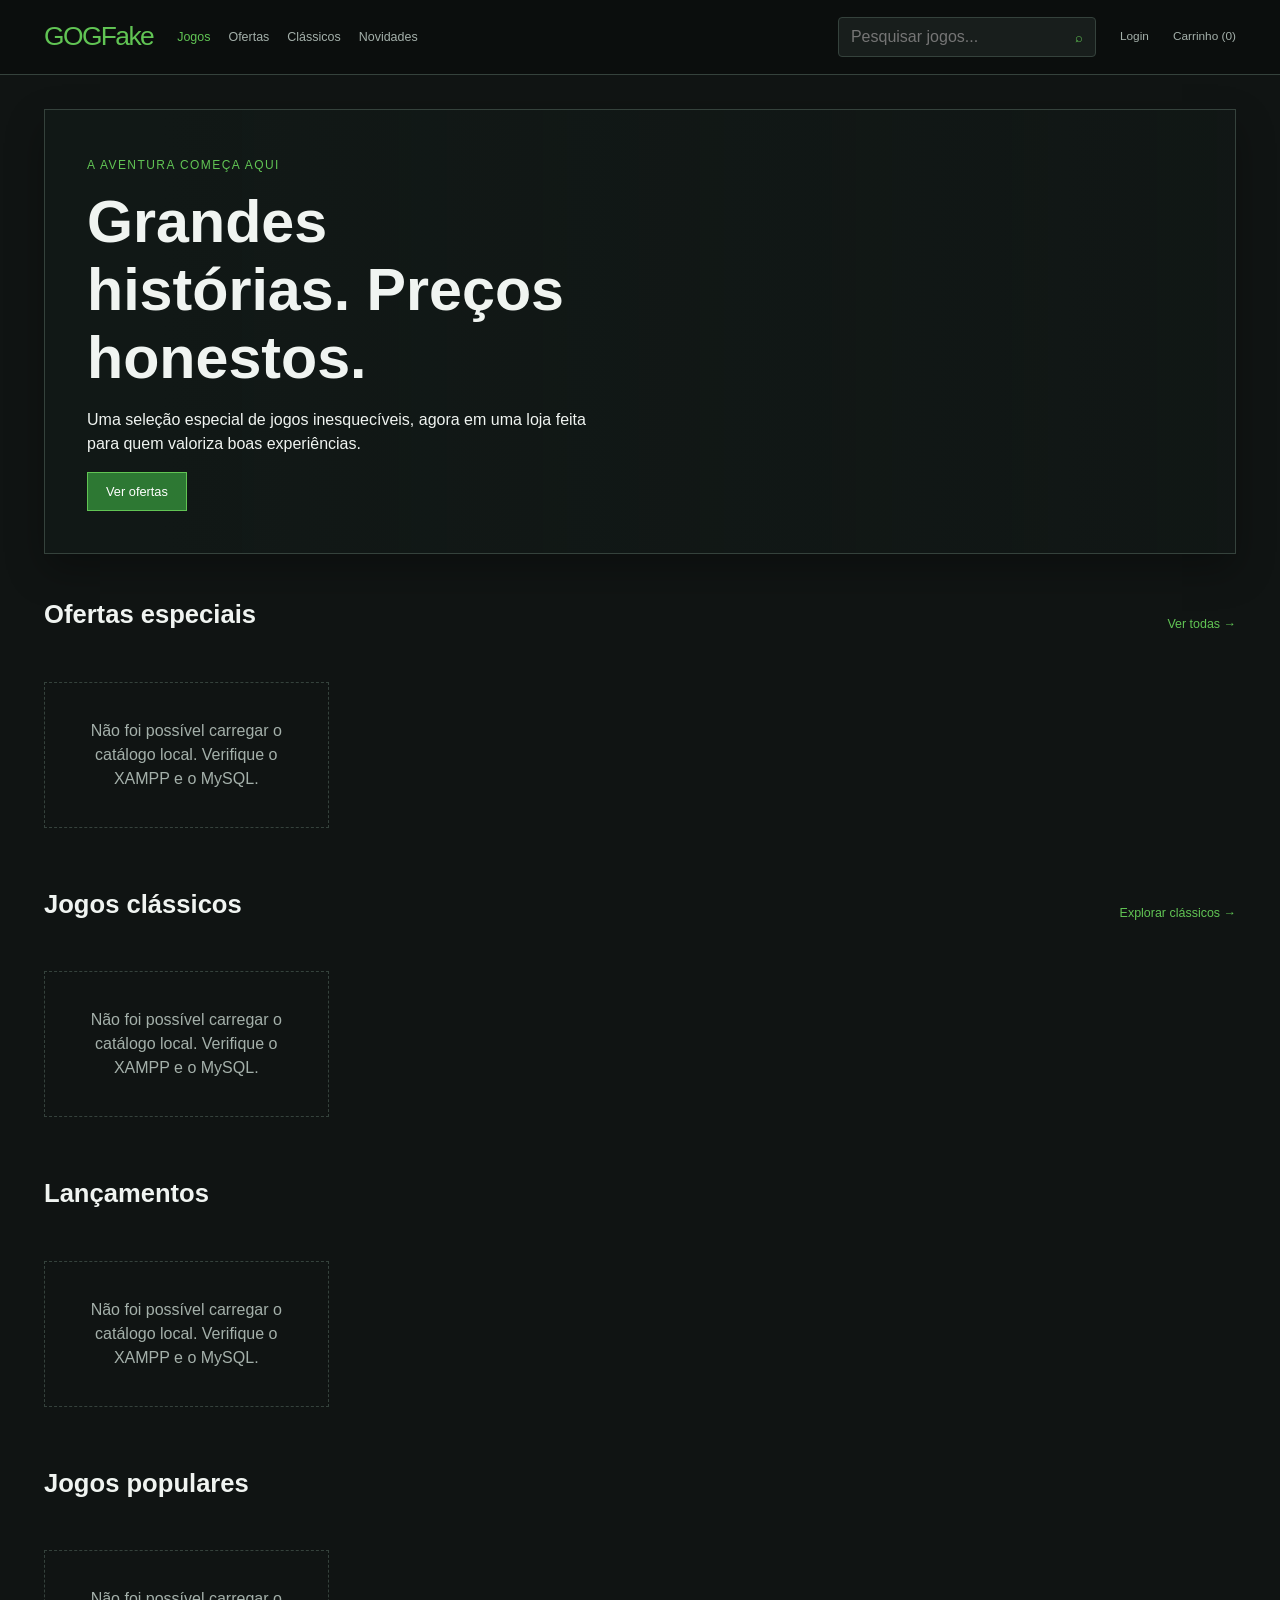
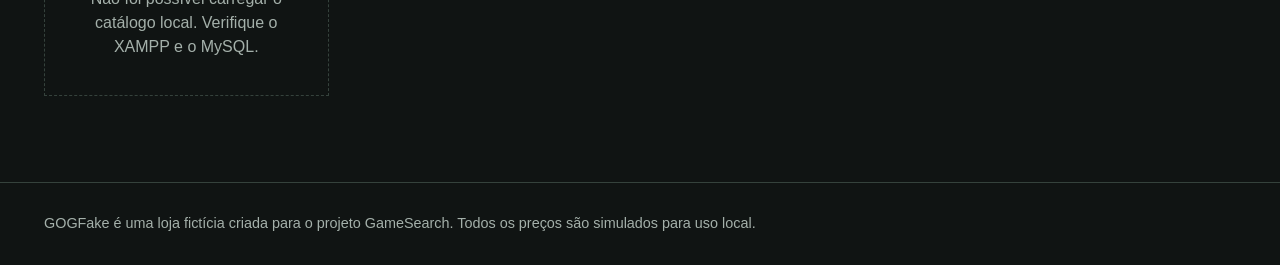
<file: simulados/gogfake/index.html>
<!doctype html>
<html lang="pt-BR">
<head>
  <meta charset="utf-8">
  <meta name="viewport" content="width=device-width, initial-scale=1">
  <title>GOGFake — Jogos digitais clássicos</title>
  <link rel="stylesheet" href="assets/css/gogfake.css">
</head>
<body>
<header class="gf-header"><div class="gf-shell gf-nav">
  <a class="gf-logo" href="index.html">GOGFake</a>
  <nav class="gf-menu" aria-label="Navegação principal"><a class="active" href="index.html">Jogos</a><a href="ofertas.html">Ofertas</a><a href="ofertas.html?ordem=nome">Clássicos</a><a href="ofertas.html?destaque=lancamento">Novidades</a></nav>
  <form class="gf-search" data-gf-search><input aria-label="Pesquisar jogos" placeholder="Pesquisar jogos..."><button aria-label="Pesquisar" type="submit">⌕</button></form>
  <a class="gf-login" href="../pages/login.html">Login</a><a class="gf-cart" href="#">Carrinho (0)</a>
</div></header>
<main class="gf-shell">
  <section class="gf-hero"><div class="gf-hero-copy"><span class="gf-kicker">A aventura começa aqui</span><h1>Grandes histórias. Preços honestos.</h1><p>Uma seleção especial de jogos inesquecíveis, agora em uma loja feita para quem valoriza boas experiências.</p><a class="gf-button" href="ofertas.html">Ver ofertas</a></div></section>
  <section class="gf-section"><div class="gf-section-head"><h2>Ofertas especiais</h2><a href="ofertas.html">Ver todas →</a></div><div id="gf-ofertas" class="gf-grid"></div></section>
  <section class="gf-section"><div class="gf-section-head"><h2>Jogos clássicos</h2><a href="ofertas.html?ordem=maior-desconto">Explorar clássicos →</a></div><div id="gf-classicos" class="gf-grid"></div></section>
  <section class="gf-section"><div class="gf-section-head"><h2>Lançamentos</h2></div><div id="gf-lancamentos" class="gf-grid"></div></section>
  <section class="gf-section"><div class="gf-section-head"><h2>Jogos populares</h2></div><div id="gf-populares" class="gf-grid"></div></section>
</main>
<footer class="gf-footer"><div class="gf-shell">GOGFake é uma loja fictícia criada para o projeto GameSearch. Todos os preços são simulados para uso local.</div></footer>
<script src="assets/js/gogfake.js"></script><script>
carregarJogos({ordem:'maior-desconto',limite:4}, '#gf-ofertas');
carregarJogos({busca:'',ordem:'nome',limite:4}, '#gf-classicos');
carregarJogos({ordem:'nome',limite:4}, '#gf-lancamentos');
carregarJogos({ordem:'preco',limite:4}, '#gf-populares');
</script>

</body></html>
</file>
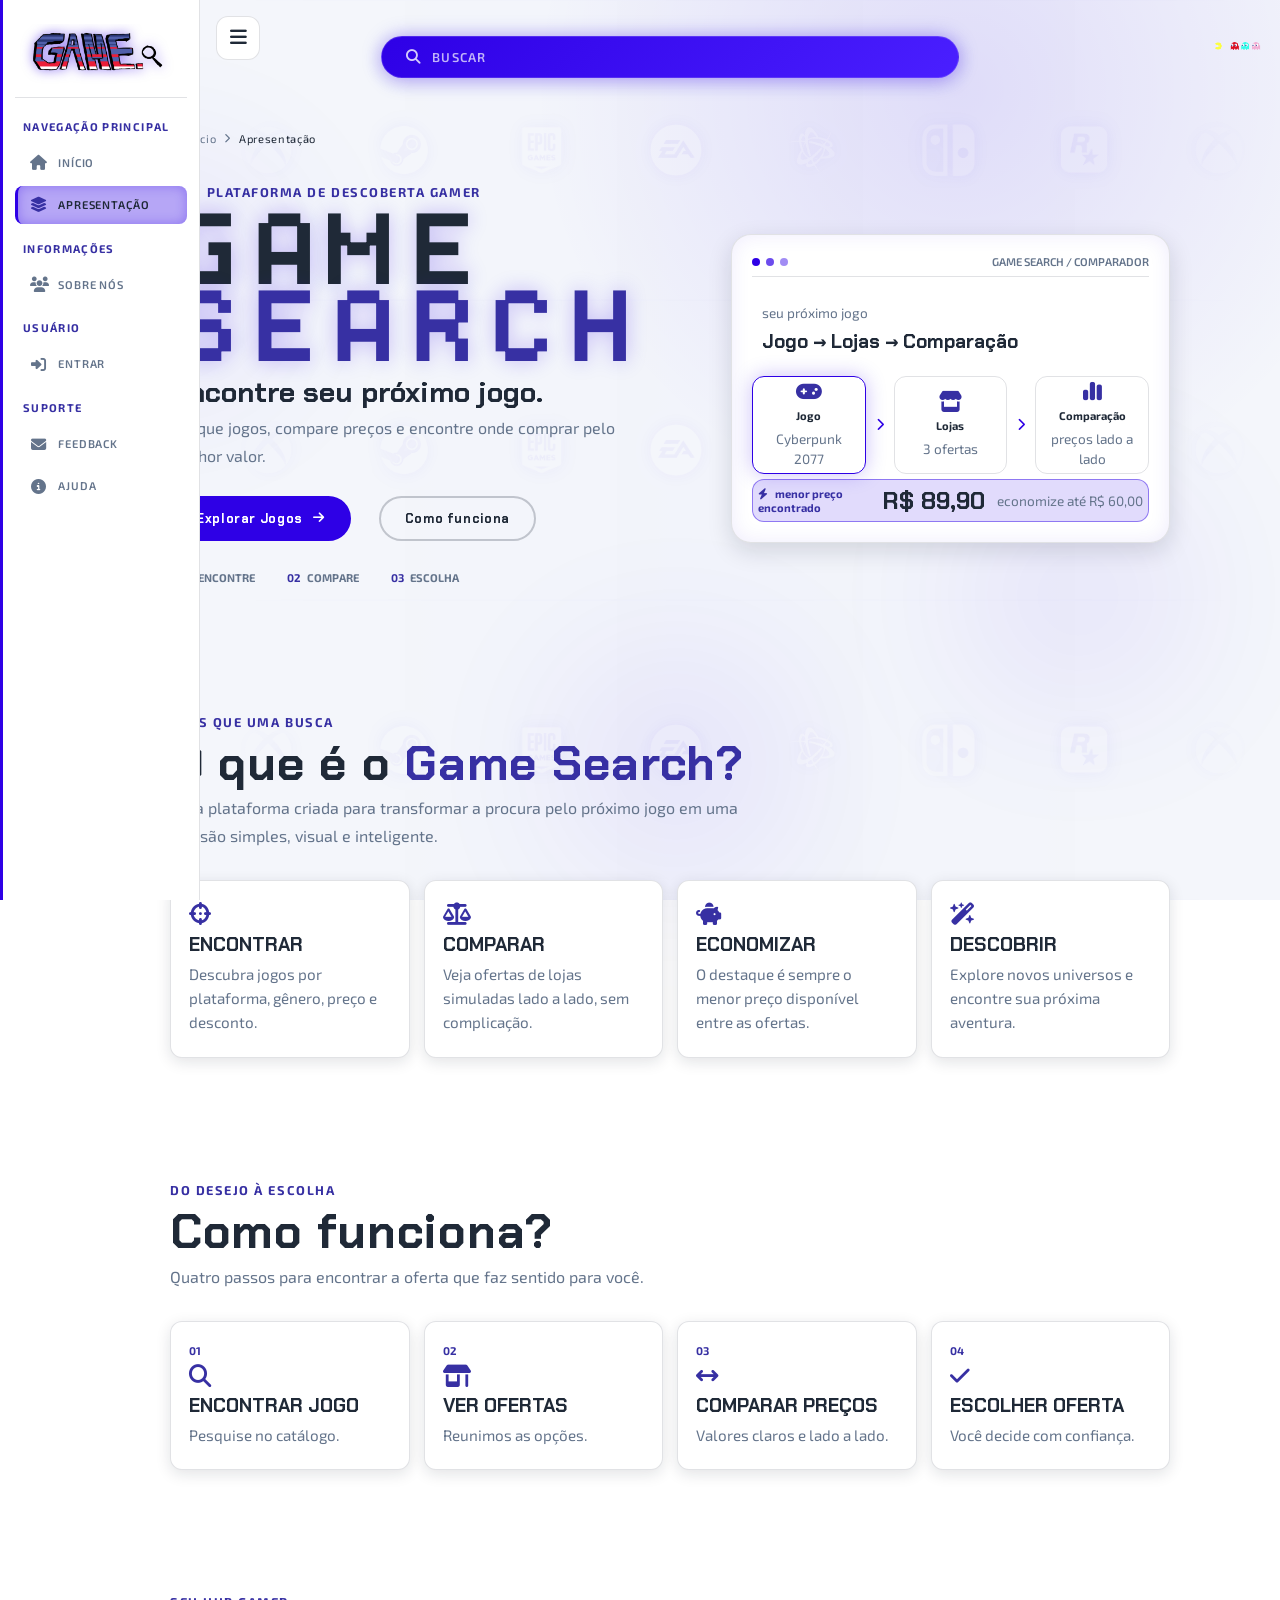
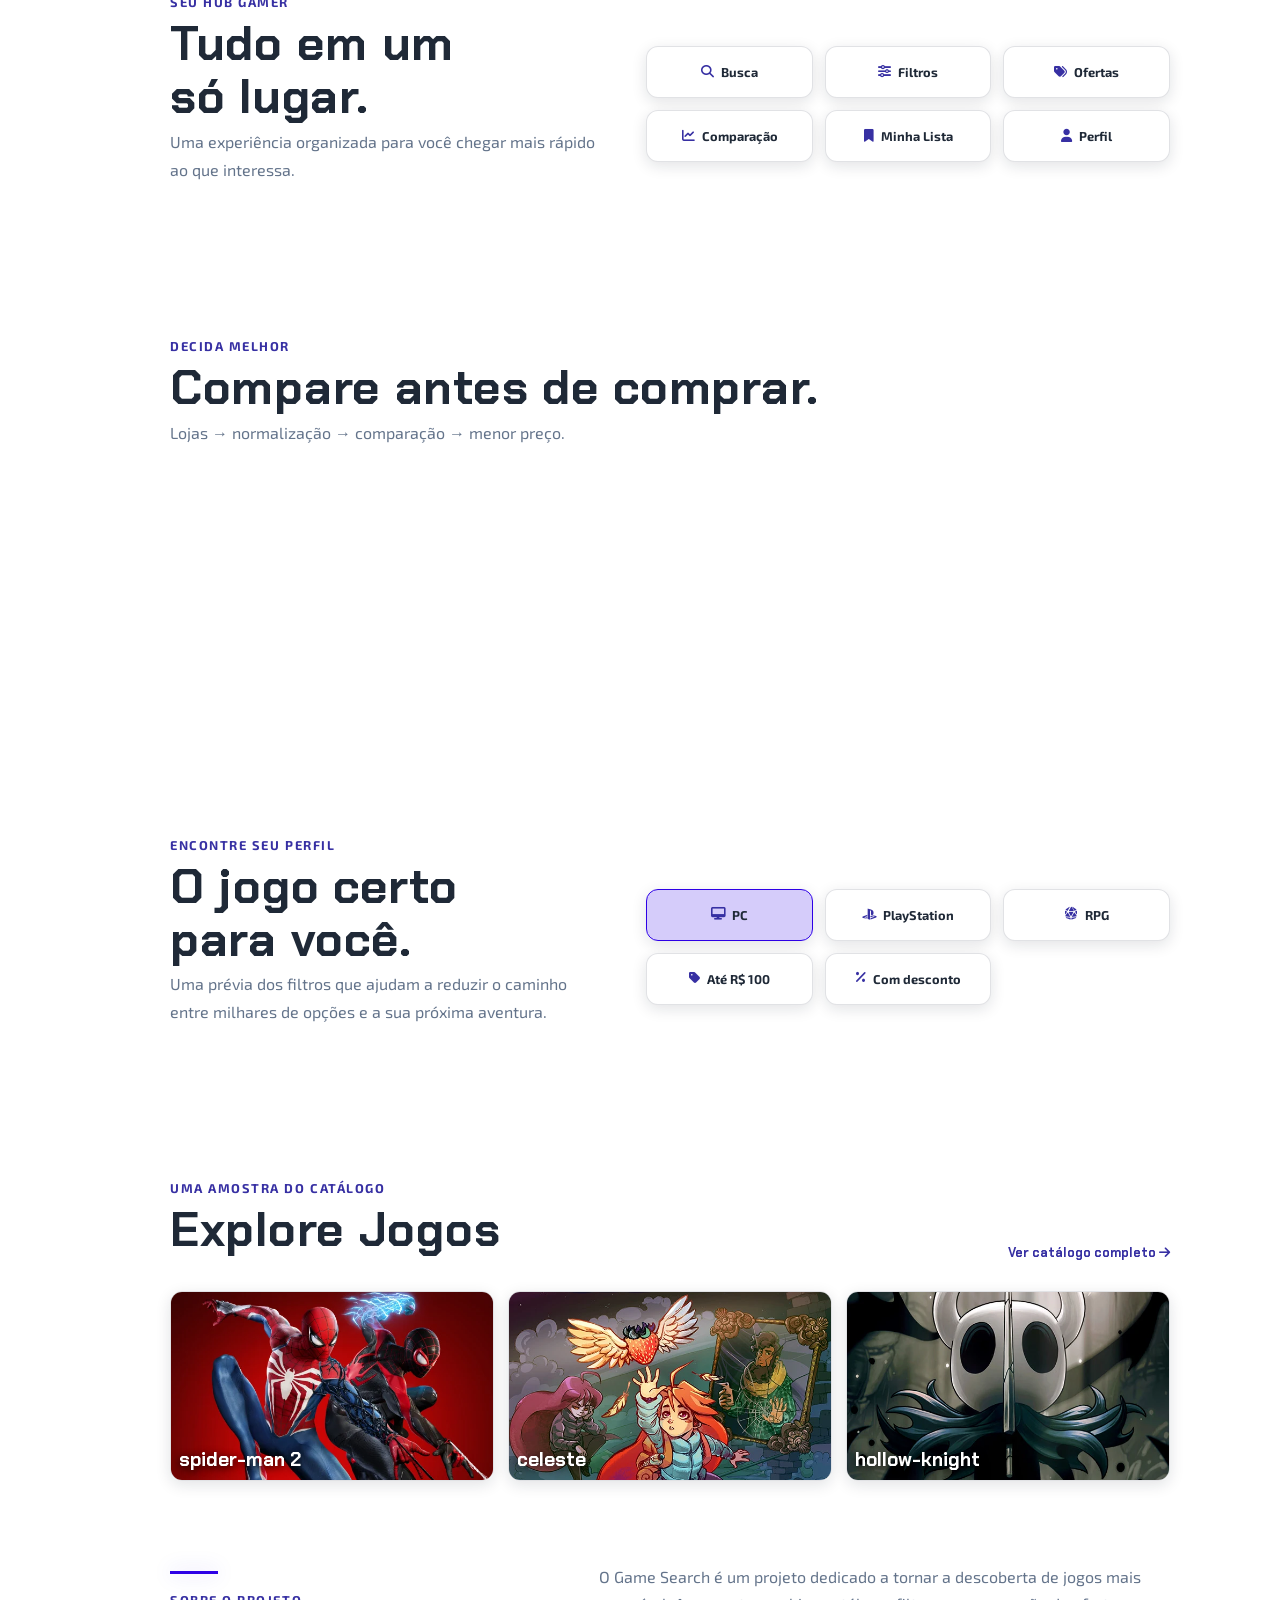
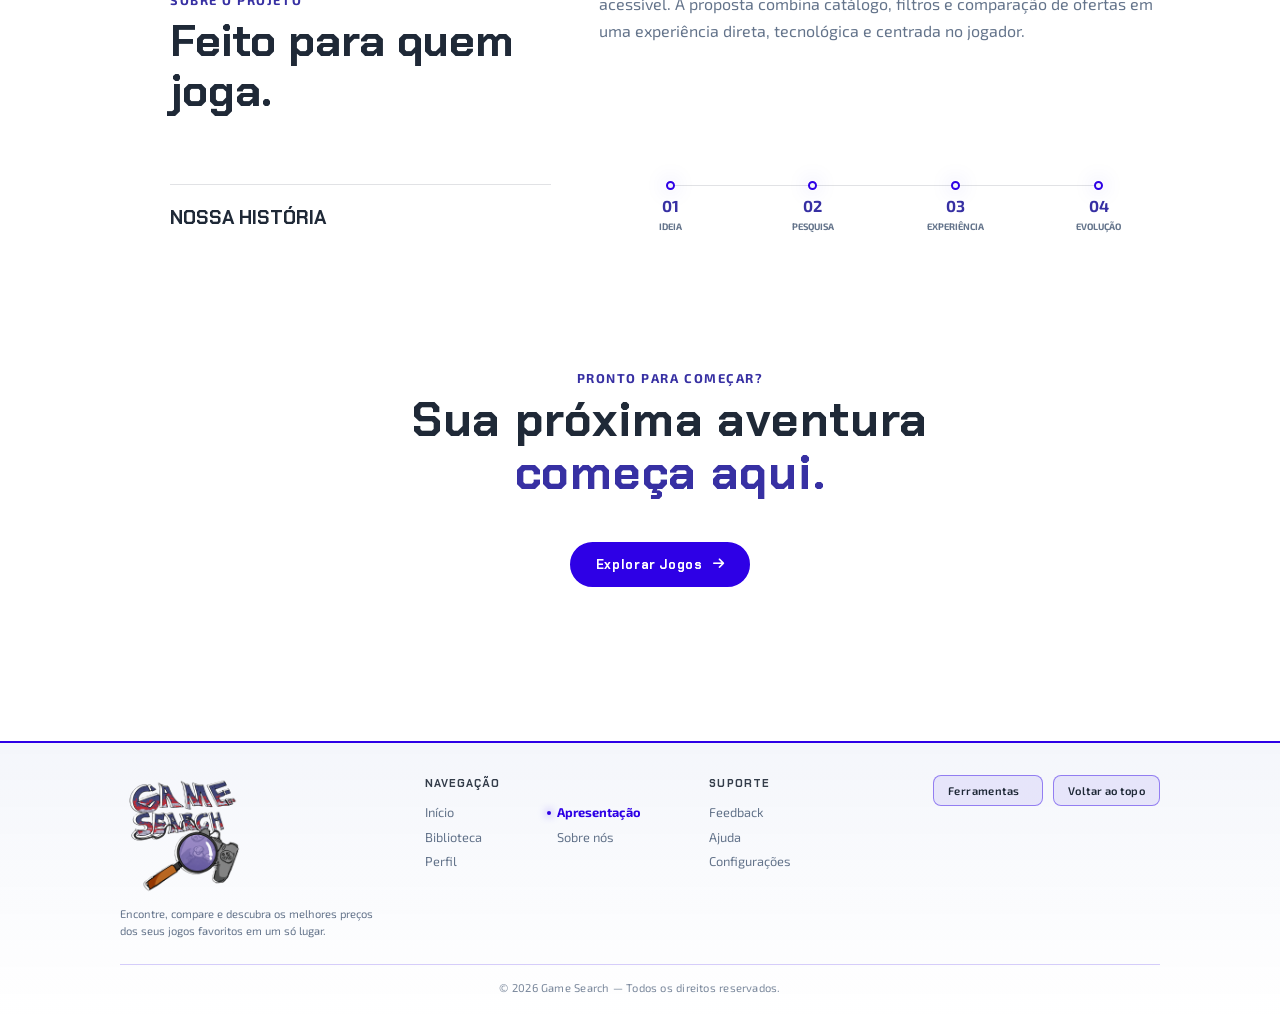
<file: pages/Apresentação.html>
<!doctype html>
<html lang="pt-BR">
  <head>
    <meta charset="UTF-8" />
    <meta name="viewport" content="width=device-width, initial-scale=1.0" />
    <meta name="base-path" content="" />
    <title>Game Search — Sua próxima aventura começa aqui</title>
    <link rel="stylesheet" href="../assets/css/global.css" />
    <link rel="stylesheet" href="../assets/css/apresentação.css" />
    <link
      rel="stylesheet"
      href="https://cdnjs.cloudflare.com/ajax/libs/font-awesome/6.4.0/css/all.min.css"
    />
  </head>
  <body>
    <div class="fundo-hero" aria-hidden="true">
      <span></span><span></span><span></span>
    </div>
    <div class="logo-carousel" aria-label="Plataformas e lojas disponíveis">
      <div class="logo-carousel__row">
        <div class="logo-carousel__track">
          <div class="logo-carousel__group">
            <img
              src="../assets/img/logo/xbox.png"
              alt="Xbox"
            /><img
              src="../assets/img/logo/Steam.png"
              alt="Steam"
            /><img
              src="../assets/img/logo/Epic Games.png"
              alt="Epic Games"
            /><img
              src="../assets/img/logo/EA.png"
              alt="EA"
            /><img
              src="../assets/img/logo/Battle.net.png"
              alt="Battle.net"
            /><img
              src="../assets/img/logo/Nintendo.png" alt="Nintendo"
            /><img
              src="../assets/img/logo/Rockstar.png"
              alt="Rockstar"
            />
          </div>
          <div class="logo-carousel__group" aria-hidden="true">
             <img
              src="../assets/img/logo/xbox.png"
              alt="Xbox"
            /><img
              src="../assets/img/logo/Steam.png"
              alt="Steam"
            /><img
              src="../assets/img/logo/Epic Games.png"
              alt="Epic Games"
            /><img
              src="../assets/img/logo/EA.png"
              alt="EA"
            /><img
              src="../assets/img/logo/Battle.net.png"
              alt="Battle.net"
            /><img
              src="../assets/img/logo/Nintendo.png" alt="Nintendo"
            /><img
              src="../assets/img/logo/Rockstar.png"
              alt="Rockstar"
            />
          </div>
        </div>
      </div>
      <div class="logo-carousel__row logo-carousel__row--reverse">
        <div class="logo-carousel__track">
          <div class="logo-carousel__group">
             <img
              src="../assets/img/logo/xbox.png"
              alt="Xbox"
            /><img
              src="../assets/img/logo/Steam.png"
              alt="Steam"
            /><img
              src="../assets/img/logo/Epic Games.png"
              alt="Epic Games"
            /><img
              src="../assets/img/logo/EA.png"
              alt="EA"
            /><img
              src="../assets/img/logo/Battle.net.png"
              alt="Battle.net"
            /><img
              src="../assets/img/logo/Nintendo.png" alt="Nintendo"
            /><img
              src="../assets/img/logo/Rockstar.png"
              alt="Rockstar"
            />
          </div>
          <div class="logo-carousel__group" aria-hidden="true">
             <img
              src="../assets/img/logo/xbox.png"
              alt="Xbox"
            /><img
              src="../assets/img/logo/Steam.png"
              alt="Steam"
            /><img
              src="../assets/img/logo/Epic Games.png"
              alt="Epic Games"
            /><img
              src="../assets/img/logo/EA.png"
              alt="EA"
            /><img
              src="../assets/img/logo/Battle.net.png"
              alt="Battle.net"
            /><img
              src="../assets/img/logo/Nintendo.png" alt="Nintendo"
            /><img
              src="../assets/img/logo/Rockstar.png"
              alt="Rockstar"
            />
          </div>
        </div>
      </div>
      <div class="logo-carousel__row">
        <div class="logo-carousel__track">
          <div class="logo-carousel__group">
             <img
              src="../assets/img/logo/xbox.png"
              alt="Xbox"
            /><img
              src="../assets/img/logo/Steam.png"
              alt="Steam"
            /><img
              src="../assets/img/logo/Epic Games.png"
              alt="Epic Games"
            /><img
              src="../assets/img/logo/EA.png"
              alt="EA"
            /><img
              src="../assets/img/logo/Battle.net.png"
              alt="Battle.net"
            /><img
              src="../assets/img/logo/Nintendo.png" alt="Nintendo"
            /><img
              src="../assets/img/logo/Rockstar.png"
              alt="Rockstar"
            />
          </div>
          <div class="logo-carousel__group" aria-hidden="true">
             <img
              src="../assets/img/logo/xbox.png"
              alt="Xbox"
            /><img
              src="../assets/img/logo/Steam.png"
              alt="Steam"
            /><img
              src="../assets/img/logo/Epic Games.png"
              alt="Epic Games"
            /><img
              src="../assets/img/logo/EA.png"
              alt="EA"
            /><img
              src="../assets/img/logo/Battle.net.png"
              alt="Battle.net"
            /><img
              src="../assets/img/logo/Nintendo.png" alt="Nintendo"
            /><img
              src="../assets/img/logo/Rockstar.png"
              alt="Rockstar"
            />
          </div>
        </div>
      </div>
    </div>

    <div class="layout-principal">
      <aside class="barra-lateral" id="sidebarDrawer">
        <div class="sidebar-logo">
          <a href="../index.html" aria-label="Ir para a página inicial"
            ><img src="../assets/img/logo2.png" alt="Game Search"
          /></a>
        </div>
        <div class="sidebar-secao">
          <h3 class="sidebar-titulo">Navegação Principal</h3>
          <nav class="menu-navegacao">
            <ul>
              <li class="ativo">
                <a href="../index.html"
                  ><i class="fas fa-home"></i><span>Início</span></a
                >
              </li>
               <li class="ativo">
                <a href="Apresentação.html"
                  ><i class="fas fa-layer-group"></i><span>Apresentação</span></a
                >
              </li>
              <li>
                <a href="biblioteca.html"
                  ><i class="fas fa-book"></i><span>Biblioteca</span></a
                >
              </li>
            </ul>
          </nav>
        </div>
        <div class="sidebar-secao">
          <h3 class="sidebar-titulo">Informações</h3>
          <nav class="menu-navegacao">
            <ul>
              <li>
                <a href="sobre.html"
                  ><i class="fas fa-users"></i><span>Sobre nós</span></a
                >
              </li>
            </ul>
          </nav>
        </div>
        <div class="sidebar-secao">
          <h3 class="sidebar-titulo">Usuário</h3>
          <nav class="menu-navegacao">
            <ul>
              <li>
                <a href="login.html"
                  ><i class="fas fa-sign-in-alt"></i><span>Entrar</span></a
                >
              </li>
              <li>
                <a href="perfil.html"
                  ><i class="fas fa-user"></i><span>Perfil</span></a
                >
              </li>
              <li>
                <a href="configuracao.html"
                  ><i class="fas fa-cog"></i><span>Configurações</span></a
                >
              </li>
            </ul>
          </nav>
        </div>
        <div class="sidebar-secao">
          <h3 class="sidebar-titulo">Suporte</h3>
          <nav class="menu-navegacao">
            <ul>
              <li>
                <a href="feedback.html"
                  ><i class="fas fa-envelope"></i><span>Feedback</span></a
                >
              </li>
              <li>
                <a href="ajuda.html"
                  ><i class="fas  fa-circle-info"></i><span>Ajuda</span></a
                >
              </li>
            </ul>
          </nav>
        </div>
      </aside>
      <div class="drawer-overlay" id="drawerOverlay"></div>
      <main class="conteudo-principal">
        <header class="barra-superior">
          <div class="container-busca">
            <i class="fas fa-search"></i
            ><input
              type="text"
              placeholder="BUSCAR"
              class="campo-busca"
              autocomplete="off"
            />
          </div>
        </header>
        <nav class="breadcrumb" aria-label="Navegação">
          <a href="../index.html"><i class="fas fa-home"></i> Início</a
          ><i class="fas fa-chevron-right"></i><span>Apresentação</span>
        </nav>
        <section class="hero-moderna section-wrap" id="inicio">
          <div class="hero-esquerda reveal">
            <p class="eyebrow"><span></span> plataforma de descoberta gamer</p>
            <h1 class="hero-titulo">
              <span class="game">GAME</span> <span class="search">SEARCH</span>
            </h1>
            <p class="hero-subtitulo">Encontre seu próximo jogo.</p>
            <p class="hero-descricao">
              Busque jogos, compare preços e encontre onde comprar pelo melhor
              valor.
            </p>
            <div class="hero-actions">
              <a class="hero-botao" href="../index.html"
                >Explorar Jogos <i class="fas fa-arrow-right"></i></a
              ><a
                class="hero-botao hero-botao--secundario"
                href="#como-funciona"
                >Como funciona</a
              >
            </div>
            <div class="hero-metrics">
              <span style="margin:10px"><strong>01</strong> encontre</span
              ><span style="margin:10px"><strong>02</strong> compare</span
              ><span style="margin: 10px;px"><strong>03</strong> escolha</span>
            </div>
          </div>
          <div
            class="flow-demo reveal"
            aria-label="Demonstração do fluxo de comparação"
          >
            <div class="demo-window">
              <div class="window-bar">
                <span></span><span></span><span></span
                ><b>GAME SEARCH / COMPARADOR</b>
              </div>
              <div class="flow-title">
                <small>seu próximo jogo</small
                ><strong>Jogo → Lojas → Comparação</strong>
              </div>
              <div class="flow-track">
                <div class="flow-node active">
                  <i class="fas fa-gamepad"></i><b>Jogo</b
                  ><small>Cyberpunk 2077</small>
                </div>
                <i class="fas fa-chevron-right flow-arrow"></i>
                <div class="flow-node">
                  <i class="fas fa-store"></i><b>Lojas</b
                  ><small>3 ofertas</small>
                </div>
                <i class="fas fa-chevron-right flow-arrow"></i>
                <div class="flow-node">
                  <i class="fas fa-chart-simple"></i><b>Comparação</b
                  ><small>preços lado a lado</small>
                </div>
              </div>
              <div class="best-price">
                <span class="price-label"
                  ><i class="fas fa-bolt"></i> menor preço encontrado</span
                ><strong>R$ 89,90</strong><small>economize até R$ 60,00</small>
              </div>
            </div>
          </div>
        </section>

        <section class="content-section section-wrap reveal" id="o-que-e">
          <div class="section-heading">
            <p class="eyebrow">mais que uma busca</p>
            <h2>O que é o <em>Game Search?</em></h2>
            <p>
              Uma plataforma criada para transformar a procura pelo próximo jogo
              em uma decisão simples, visual e inteligente.
            </p>
          </div>
          <div class="feature-grid">
            <article>
              <i class="fas fa-crosshairs"></i>
              <h3>Encontrar</h3>
              <p>Descubra jogos por plataforma, gênero, preço e desconto.</p>
            </article>
            <article>
              <i class="fas fa-scale-balanced"></i>
              <h3>Comparar</h3>
              <p>
                Veja ofertas de lojas simuladas lado a lado, sem complicação.
              </p>
            </article>
            <article>
              <i class="fas fa-piggy-bank"></i>
              <h3>Economizar</h3>
              <p>
                O destaque é sempre o menor preço disponível entre as ofertas.
              </p>
            </article>
            <article>
              <i class="fas fa-wand-magic-sparkles"></i>
              <h3>Descobrir</h3>
              <p>Explore novos universos e encontre sua próxima aventura.</p>
            </article>
          </div>
        </section>

        <section class="content-section section-wrap reveal" id="como-funciona">
          <div class="section-heading">
            <p class="eyebrow">do desejo à escolha</p>
            <h2>Como funciona?</h2>
            <p>
              Quatro passos para encontrar a oferta que faz sentido para você.
            </p>
          </div>
          <div class="steps-grid">
            <article>
              <b>01</b><i class="fas fa-magnifying-glass"></i>
              <h3>Encontrar jogo</h3>
              <p>Pesquise no catálogo.</p>
            </article>
            <article>
              <b>02</b><i class="fas fa-shop"></i>
              <h3>Ver ofertas</h3>
              <p>Reunimos as opções.</p>
            </article>
            <article>
              <b>03</b><i class="fas fa-arrows-left-right"></i>
              <h3>Comparar preços</h3>
              <p>Valores claros e lado a lado.</p>
            </article>
            <article>
              <b>04</b><i class="fas fa-check"></i>
              <h3>Escolher oferta</h3>
              <p>Você decide com confiança.</p>
            </article>
          </div>
        </section>

        <section
          class="content-section section-wrap split-section reveal"
          id="tudo-em-um"
        >
          <div class="section-heading">
            <p class="eyebrow">seu hub gamer</p>
            <h2>Tudo em um só lugar.</h2>
            <p>
              Uma experiência organizada para você chegar mais rápido ao que
              interessa.
            </p>
          </div>
          <div class="hub-preview">
            <span><i class="fas fa-search"></i> Busca</span
            ><span><i class="fas fa-sliders"></i> Filtros</span
            ><span><i class="fas fa-tags"></i> Ofertas</span
            ><span><i class="fas fa-chart-line"></i> Comparação</span
            ><span><i class="fas fa-bookmark"></i> Minha Lista</span
            ><span><i class="fas fa-user"></i> Perfil</span>
          </div>
        </section>

        <section class="content-section section-wrap reveal" id="comparar">
          <div class="section-heading">
            <p class="eyebrow">decida melhor</p>
            <h2>Compare antes de comprar.</h2>
            <p>Lojas → normalização → comparação → menor preço.</p>
          </div>
          <div class="comparison-card">
            <div class="comparison-game">
              <img src="../games/cyberpunk-2077.webp" alt="Cyberpunk 2077" />
              <div>
                <strong>Cyberpunk 2077</strong><small>PC · RPG · ação</small>
              </div>
            </div>
            <div class="offers">
              <div>
                <span><i class="fab fa-steam"></i> Steam</span
                ><strong>R$ 149,90</strong>
              </div>
              <div>
                <span><i class="fas fa-store"></i> Epic Games</span
                ><strong>R$ 119,90</strong>
              </div>
              <div class="lowest">
                <span
                  ><i class="fas fa-bolt"></i> Game Store
                  <small>melhor oferta</small></span
                ><strong>R$ 89,90</strong>
              </div>
            </div>
          </div>
        </section>

        <section
          class="content-section section-wrap split-section reveal"
          id="filtros"
        >
          <div class="section-heading">
            <p class="eyebrow">encontre seu perfil</p>
            <h2>O jogo certo para você.</h2>
            <p>
              Uma prévia dos filtros que ajudam a reduzir o caminho entre
              milhares de opções e a sua próxima aventura.
            </p>
          </div>
          <div class="filter-preview">
            <span class="filter-chip selected"
              ><i class="fas fa-desktop"></i> PC</span
            ><span class="filter-chip"
              ><i class="fab fa-playstation"></i> PlayStation</span
            ><span class="filter-chip"><i class="fas fa-dice-d20"></i> RPG</span
            ><span class="filter-chip"
              ><i class="fas fa-tag"></i> Até R$ 100</span
            ><span class="filter-chip"
              ><i class="fas fa-percent"></i> Com desconto</span
            >
          </div>
        </section>

        <section class="content-section section-wrap reveal" id="explore">
          <div class="section-heading inline-heading">
            <div>
              <p class="eyebrow">uma amostra do catálogo</p>
              <h2>Explore Jogos</h2>
            </div>
            <a class="text-link" href="../index.html"
              >Ver catálogo completo <i class="fas fa-arrow-right"></i
            ></a>
          </div>
          <div class="game-preview-grid">
            <a href="../index.html" class="game-preview"
              ><img
                src="../games/spider-man-2.webp"
                alt="spider-man 2"
              /><span>spider-man 2</span></a
            ><a href="index.html" class="game-preview"
              ><img
                src="../games/celeste.webp"
                alt="celeste"
              /><span>celeste</span></a
            ><a href="index.html" class="game-preview"
              ><img
                src="../games/hollow-knight.webp"
                alt="hollow-knight"
              /><span>hollow-knight</span></a
            >
          </div>
        </section>

        <section
          class="content-section section-wrap about-grid reveal"
          id="sobre-projeto"
        >
          <div>
            <p class="eyebrow">sobre o projeto</p>
            <h2>Feito para quem joga.</h2>
          </div>
          <div class="about-description">
            <p>
              O Game Search é um projeto dedicado a tornar a descoberta de jogos
              mais acessível. A proposta combina catálogo, filtros e comparação
              de ofertas em uma experiência direta, tecnológica e centrada no
              jogador.
            </p>
          </div>
          <h3 class="history-title">Nossa História</h3>
          <div class="timeline">
            <span><b>01</b><small>ideia</small></span
            ><span><b>02</b><small>pesquisa</small></span
            ><span><b>03</b><small>experiência</small></span
            ><span><b>04</b><small>evolução</small></span>
          </div>
        </section>

        <section class="final-cta section-wrap reveal">
          <p class="eyebrow">pronto para começar?</p>
          <h2>Sua próxima aventura<br /><em>começa aqui.</em></h2>
          <a class="hero-botao" href="biblioteca.html"
            >Explorar Jogos <i class="fas fa-arrow-right"></i
          ></a>
        </section>
      </main>
    </div>
    <button
      class="hamburger-btn"
      id="hamburgerBtn"
      aria-label="Abrir menu"
      aria-expanded="false"
    >
      <i class="fas fa-bars"></i>
    </button>
    <script src="../assets/js/global.js"></script>
    <script src="../assets/js/navegacao/sidebar.js"></script>
    <script src="../assets/js/navegacao/navegacao.js"></script>
    <script src="../assets/js/Apresentação.js"></script>
  </body>
</html>
</file>
<file: simulados/gogfake/assets/css/gogfake.css>
:root {
  --gf-bg: #101413;
  --gf-surface: #181e1c;
  --gf-surface-2: #202825;
  --gf-border: #35423c;
  --gf-text: #f0f4f1;
  --gf-muted: #a4b0aa;
  --gf-green: #61c454;
  --gf-green-dark: #2d7833;
  --gf-sale: #b8e986;
  --gf-shadow: 0 16px 36px rgba(0,0,0,.28);
  --gf-display: 'Chakra Petch', Arial, sans-serif;
  --gf-body: 'Exo 2', Arial, sans-serif;
}
* { box-sizing: border-box; }
html { scroll-behavior: smooth; }
body { margin: 0; background: var(--gf-bg); color: var(--gf-text); font-family: var(--gf-body); line-height: 1.5; }
a { color: inherit; text-decoration: none; }
.gf-shell { max-width: 1240px; margin: 0 auto; padding: 0 24px; }
.gf-header { background: #0b0e0d; border-bottom: 1px solid var(--gf-border); position: sticky; top: 0; z-index: 20; }
.gf-nav { min-height: 74px; display: flex; align-items: center; gap: 24px; }
.gf-logo { font-family: 'Dogica', var(--gf-display); font-size: clamp(1.1rem, 3vw, 1.65rem); color: var(--gf-green); letter-spacing: -.06em; white-space: nowrap; }
.gf-menu { display: flex; gap: 18px; font-family: var(--gf-display); font-size: .78rem; color: var(--gf-muted); }
.gf-menu a:hover, .gf-menu a.active { color: var(--gf-green); }
.gf-search { margin-left: auto; display: flex; min-width: 220px; background: var(--gf-surface); border: 1px solid var(--gf-border); border-radius: 4px; }
.gf-search input { width: 100%; min-width: 0; border: 0; outline: 0; background: transparent; color: var(--gf-text); padding: 10px 12px; font: 1rem var(--gf-body); }
.gf-search button { border: 0; background: transparent; color: var(--gf-green); padding: 0 12px; cursor: pointer; }
.gf-login, .gf-cart { font-family: var(--gf-display); font-size: .74rem; color: var(--gf-muted); white-space: nowrap; }
.gf-login:hover, .gf-cart:hover { color: var(--gf-green); }
.gf-hero { margin: 34px 0; min-height: 310px; display: flex; align-items: end; border: 1px solid var(--gf-border); background: linear-gradient(90deg, #111816 10%, rgba(17,24,22,.65)), url('https://cdn.cloudflare.steamstatic.com/steam/apps/1091500/page_bg_generated_v6b.jpg') center/cover; box-shadow: var(--gf-shadow); }
.gf-hero-copy { max-width: 590px; padding: 42px; }
.gf-kicker { color: var(--gf-green); font: .75rem var(--gf-display); letter-spacing: .12em; text-transform: uppercase; }
h1, h2, h3 { font-family: var(--gf-display); line-height: 1.15; }
h1 { font-size: clamp(2rem, 5vw, 3.7rem); margin: 12px 0; }
h2 { font-size: 1.6rem; margin: 0 0 18px; }
.gf-section { margin: 46px 0; }
.gf-section-head { display:flex; justify-content:space-between; gap: 16px; align-items:center; margin-bottom:18px; }
.gf-section-head a { color: var(--gf-green); font-family: var(--gf-display); font-size: .78rem; }
.gf-grid { display: grid; grid-template-columns: repeat(4, minmax(0, 1fr)); gap: 18px; }
.gf-card { display: flex; flex-direction: column; min-width: 0; overflow: hidden; background: var(--gf-surface); border: 1px solid var(--gf-border); transition: transform .2s, border-color .2s, box-shadow .2s; }
.gf-card:hover { transform: translateY(-4px); border-color: var(--gf-green); box-shadow: var(--gf-shadow); }
.gf-card img { width: 100%; aspect-ratio: 460 / 215; object-fit: cover; background: #252b28; }
.gf-card-body { padding: 14px; display:flex; flex-direction:column; gap:7px; flex:1; }
.gf-card h3 { font-size: .98rem; margin: 0; }
.gf-meta { color: var(--gf-muted); font-size: .82rem; }
.gf-price { margin-top:auto; display:flex; justify-content:space-between; align-items:end; gap: 8px; }
.gf-old { text-decoration: line-through; color: #77817b; font-size: .8rem; }
.gf-current { color: var(--gf-sale); font: 1.2rem var(--gf-display); }
.gf-discount { color: #101c12; background: var(--gf-green); padding: 3px 6px; font: .7rem var(--gf-display); }
.gf-button { display:inline-block; border: 1px solid var(--gf-green); background: var(--gf-green-dark); color: white; padding: 11px 18px; font: .8rem var(--gf-display); cursor:pointer; }
.gf-button:hover { background: var(--gf-green); color: #0b130c; }
.gf-filters { display:flex; flex-wrap:wrap; gap:10px; padding: 16px; background: var(--gf-surface); border: 1px solid var(--gf-border); margin-bottom:22px; }
.gf-filters select, .gf-filters input { background:var(--gf-surface-2); border:1px solid var(--gf-border); color:var(--gf-text); padding:10px; font: .9rem var(--gf-body); }
.gf-empty { padding: 36px; border:1px dashed var(--gf-border); color:var(--gf-muted); text-align:center; }
.gf-detail { display:grid; grid-template-columns: minmax(280px, 1fr) minmax(300px, 1.2fr); gap: 34px; margin: 48px 0; }
.gf-detail img { width:100%; border:1px solid var(--gf-border); }
.gf-detail h1 { font-size:clamp(1.8rem,4vw,3.1rem); }
.gf-detail-copy { color: var(--gf-muted); font-size:1.05rem; }
.gf-facts { display:grid; grid-template-columns:repeat(2,1fr); gap:12px; margin: 22px 0; }
.gf-fact { background:var(--gf-surface); border:1px solid var(--gf-border); padding:12px; }
.gf-fact strong { display:block; color:var(--gf-green); font-family:var(--gf-display); font-size:.75rem; margin-bottom:4px; }
.gf-footer { margin-top:70px; padding:30px 0; border-top:1px solid var(--gf-border); color:var(--gf-muted); font-size:.9rem; }
@media (max-width: 900px) { .gf-nav { flex-wrap:wrap; padding:12px 0; gap:12px; } .gf-menu { order:3; width:100%; overflow:auto; } .gf-search { margin-left:auto; min-width:160px; } .gf-grid { grid-template-columns:repeat(2,1fr); } }
@media (max-width: 600px) { .gf-shell { padding:0 15px; } .gf-login { display:none; } .gf-hero-copy { padding:24px; } .gf-grid { grid-template-columns:1fr; } .gf-detail { grid-template-columns:1fr; } .gf-facts { grid-template-columns:1fr; } }
</file>
<file: assets/css/global.css>
/* Folhas compartilhadas já separadas por componente e layout. */
@import url("./core/temas.css");
@import url("./components/botoes.css");
@import url("./components/breadcrumb.css");
@import url("./components/atalho-tema.css");
@import url("./components/busca.css");
@import url("./components/card-censura.css");
@import url("./components/card-expandido.css");
@import url("./components/cards.css");
@import url("./components/carrossel.css");
@import url("./components/classificacao-etaria.css");
@import url("./components/filtros.css");
@import url("./components/grids.css");
@import url("./components/historico.css");   /* ← NOVO */
@import url("./components/painel-contextual.css");
@import url("./components/precos.css");
@import url("./components/tags.css");
@import url("./layout/estrutura.css");
@import url("./layout/footer.css");
@import url("./layout/header.css");
@import url("./layout/sidebar.css");

/* ─── Fontes ──────────────────────────────────────────────────────────────── */
@import url("https://fonts.googleapis.com/css2?family=Chakra+Petch:wght@400;500;600;700&family=Exo+2:wght@300;400;500;600;700&display=swap");

@font-face {
  font-family: "Dogica";
  src: url("../fonts/dogica.ttf") format("truetype");
  font-weight: normal;
  font-style: normal;
}

@font-face {
  font-family: "Game Paused";
  src: url("../fonts/game-paused.otf") format("opentype");
  font-weight: normal;
  font-style: normal;
}

/* ─── Reset e base ───────────────────────────────────────────────────────── */
html {
  scroll-behavior: smooth;
  scrollbar-color: var(--cor-primaria) transparent;
  scrollbar-width: thin;
}

html::-webkit-scrollbar {
  width: 8px;
  height: 8px;
}

html::-webkit-scrollbar-track {
  background: transparent;
}

html::-webkit-scrollbar-thumb {
  background: var(--cor-primaria);
  border-radius: 4px;
}

html::-webkit-scrollbar-thumb:hover {
  background: var(--cor-primaria-hover);
}

*,
*::before,
*::after {
  margin: 0;
  padding: 0;
  box-sizing: border-box;
}

/* ─── Tokens de design ───────────────────────────────────────────────────── */
:root {
  --cor-fundo: #0d0d1f;
  --cor-lateral: #1a1a2e;
  --cor-primaria: #2e00e6;
  --cor-primaria-hover: #4a1fff;
  --cor-texto-destaque: #a5b4fc;
  --cor-texto-destaque-hover: #c4b5fd;
  --cor-texto-sobre-destaque: #000000;
  --cor-texto-sobre-destaque-hover: #000000;
  --cor-texto-sobre-fundo-claro: #111827;
  --cor-texto-sobre-fundo-claro-hover: #1f2937;
  --cor-link-fundo-claro: #3730a3;
  --cor-link-fundo-claro-hover: #312e81;
  --cor-texto: #ffffff;
  --cor-texto-muted: rgba(255, 255, 255, 0.6);
  --cor-hover: #2a2a4a;
  --cor-tag: #1a1a4a;
  --cor-dropdown: #12122a;
  --cor-borda: rgba(255, 255, 255, 0.08);
  --cor-borda-forte: rgba(255, 255, 255, 0.15);
  --font-logo: "Dogica", sans-serif;
  --font-titulo: "Chakra Petch", sans-serif;
  --font-corpo: "Exo 2", sans-serif;
  --fs-xs: 0.7rem;
  --fs-sm: 0.8rem;
  --fs-base: 0.9rem;
  --fs-md: 1rem;
  --fs-lg: 1.2rem;
  --fs-xl: 1.5rem;
  --fs-2xl: 2rem;
  --fs-3xl: 2.5rem;
  --sidebar-width: 200px;
  --sidebar-collapsed: 60px;
  --border-radius-sm: 8px;
  --border-radius: 12px;
  --border-radius-lg: 20px;
  --border-radius-xl: 30px;
  --transition-speed: 0.4s;
  --transition-fast: 0.2s;
  --animation-display: block;
  --shadow: 0 4px 15px rgba(0, 0, 0, 0.3);
  --shadow-card: 0 8px 25px rgba(0, 0, 0, 0.4);
  --shadow-glow: 0 0 20px rgba(46, 0, 230, 0.25);
  --shadow-glow-hover: 0 0 35px rgba(46, 0, 230, 0.45);
}

body {
  min-height: 100vh;
  background: transparent !important;
  color: var(--cor-texto);
  font-family: var(--font-corpo);
  font-size: var(--fs-base);
  line-height: 1.6;
  overflow-x: hidden;
  -webkit-font-smoothing: antialiased;
}

/* Tipografia comum usada por várias páginas. */
.titulo-secao {
  font-family: var(--font-titulo);
  font-size: var(--fs-lg);
  font-weight: 700;
  letter-spacing: 0.12em;
  text-transform: uppercase;
  color: var(--cor-texto);
  margin-bottom: 20px;
  display: flex;
  align-items: center;
  gap: 10px;
}

.titulo-secao::after {
  content: "";
  flex: 1;
  height: 1px;
  background: linear-gradient(to right, var(--cor-primaria), transparent);
  opacity: 0.4;
}

/* Animações compartilhadas por páginas e componentes. */
@keyframes fadeInUp {
  from {
    opacity: 0;
    transform: translateY(18px);
  }
  to {
    opacity: 1;
    transform: translateY(0);
  }
}

@keyframes fadeIn {
  from { opacity: 0; }
  to { opacity: 1; }
}

@keyframes fadeInDown {
  from {
    opacity: 0;
    transform: translateY(-10px);
  }
  to {
    opacity: 1;
    transform: translateY(0);
  }
}

/* ─── Acessibilidade ─────────────────────────────────────────────────────── */
:focus-visible {
  outline: 2px solid var(--cor-primaria);
  outline-offset: 3px;
  border-radius: 4px;
}

body.sem-animacoes *,
body.sem-animacoes *::before,
body.sem-animacoes *::after {
  animation-duration: 0s !important;
  transition-duration: 0s !important;
  transition: none !important;
  animation: none !important;
}

@media (prefers-reduced-motion: reduce) {
  *,
  *::before,
  *::after {
    animation-duration: 0.01ms !important;
    transition-duration: 0.01ms !important;
  }
}

@view-transition {
  navigation: auto;
}

@keyframes pulseDot {
  0%,
  100% {
    opacity: 1;
    transform: translateX(-50%) scale(1);
  }
  50% {
    opacity: 0.6;
    transform: translateX(-50%) scale(0.8);
  }
}
</file>
<file: assets/css/apresentação.css>
/* ──────────────────────────────────────────────────────────────────────────
   apresentação.css — estilos exclusivos da página de apresentação.
   Todas as regras repetidas foram consolidadas em uma única declaração,
   preservando exatamente o resultado final da cascata original.
   ────────────────────────────────────────────────────────────────────────── */

/* ── Fundo decorativo ───────────────────────────────────────────────────── */
.fundo-hero {
  position: fixed;
  inset: 0;
  z-index: 0;
  pointer-events: none;
  background:
    radial-gradient(
      circle at 75% 10%,
      rgba(var(--cor-primaria-rgb, 46, 0, 230), 0.13),
      transparent 34%
    ),
    radial-gradient(
      circle at 10% 72%,
      rgba(var(--cor-primaria-rgb, 46, 0, 230), 0.08),
      transparent 30%
    ),
    var(--cor-fundo);
}
.fundo-hero::before {
  content: "";
  position: absolute;
  inset: 0;
  background-image:
    linear-gradient(rgba(255, 255, 255, 0.025) 1px, transparent 1px),
    linear-gradient(90deg, rgba(255, 255, 255, 0.025) 1px, transparent 1px);
  background-size: 48px 48px;
  mask-image: linear-gradient(to bottom, #000, transparent 90%);
}
.fundo-hero span {
  position: absolute;
  width: 200px;
  height: 200px;
  border-radius: 50%;
  filter: blur(90px);
  background: var(--cor-primaria);
  opacity: 0.1;
  animation: homeDrift 16s ease-in-out infinite;
}
.fundo-hero span:nth-child(1) {
  top: 20%;
  left: 5%;
}
.fundo-hero span:nth-child(2) {
  top: 55%;
  right: 8%;
  animation-delay: -5s;
}
.fundo-hero span:nth-child(3) {
  bottom: 4%;
  left: 45%;
  animation-delay: -9s;
}
@keyframes homeDrift {
  50% {
    transform: translate(35px, -25px) scale(1.15);
  }
}
.tema-claro .fundo-hero {
  background:
    radial-gradient(
      circle at 75% 10%,
      rgba(var(--cor-primaria-rgb, 46, 0, 230), 0.1),
      transparent 34%
    ),
    var(--cor-fundo);
}

/* ── Carrossel decorativo de logos ──────────────────────────────────────── */
.logo-carousel {
  position: fixed;
  inset: 0 0 0 var(--sidebar-width);
  z-index: 1;
  pointer-events: none;
  overflow: hidden;
  opacity: 0.075;
  display: flex;
  flex-direction: column;
  justify-content: space-around;
  mask-image: linear-gradient(
    90deg,
    transparent,
    #000 12%,
    #000 88%,
    transparent
  );
  -webkit-mask-image: linear-gradient(
    90deg,
    transparent,
    #000 12%,
    #000 88%,
    transparent
  );
}
.logo-carousel__row {
  height: 33.333%;
  display: flex;
  align-items: center;
  overflow: hidden;
  background: linear-gradient(
    90deg,
    transparent,
    rgba(var(--cor-primaria-rgb, 46, 0, 230), 0.13),
    transparent
  );
  border-top: 1px solid rgba(var(--cor-primaria-rgb, 46, 0, 230), 0.1);
  border-bottom: 1px solid rgba(var(--cor-primaria-rgb, 46, 0, 230), 0.06);
}
.logo-carousel__row--reverse .logo-carousel__track {
  animation-direction: reverse;
}
.logo-carousel__track {
  height: 100%;
  display: flex;
  align-items: center;
  width: max-content;
  animation: homeLogoScroll 44s linear infinite;
}
.logo-carousel__group {
  display: flex;
  align-items: center;
  flex-shrink: 0;
}
.logo-carousel img {
  height: 52px;
  width: auto;
  max-width: 125px;
  object-fit: contain;
  margin-inline: 42px;
  filter: grayscale(1) brightness(1.5)
    drop-shadow(0 0 8px rgba(var(--cor-primaria-rgb, 46, 0, 230), 0.65));
  transition:
    transform var(--transition-fast) ease,
    filter var(--transition-fast) ease;
}
.logo-carousel img:hover {
  filter: grayscale(0) brightness(1.12)
    drop-shadow(0 0 14px rgba(var(--cor-primaria-rgb, 46, 0, 230), 0.9));
  transform: scale(1.1);
}
@keyframes homeLogoScroll {
  from {
    transform: translateX(0);
  }
  to {
    transform: translateX(-50%);
  }
}

/* ── Layout geral da página ─────────────────────────────────────────────── */
.section-wrap {
  width: 100%;
  max-width: 1000px;
  margin-inline: auto;
  box-sizing: border-box;
  padding-inline: var(--space-2);
}
.breadcrumb {
  position: relative;
  z-index: 3;
}

/* ── Hero ───────────────────────────────────────────────────────────────── */
.hero-moderna {
  min-height: auto;
  padding: 32px 0 58px;
  display: grid;
  grid-template-columns: 1fr 1fr;
  gap: 42px;
  align-items: center;
}
.hero-esquerda {
  max-width: 520px;
}
.eyebrow {
  color: var(--cor-texto-destaque);
  font: 700 0.8rem var(--font-corpo);
  letter-spacing: 0.12em;
  text-transform: uppercase;
  margin: 0 0 var(--space-2);
}
.eyebrow span {
  display: inline-block;
  width: 24px;
  height: 2px;
  background: var(--cor-primaria);
  vertical-align: middle;
  margin-right: 8px;
}
.hero-titulo {
  font:
    700 clamp(2.8rem, 6vw, 5.8rem)/1 Dogica,
    sans-serif;
  letter-spacing: 0.025em;
  margin: 0;
  text-shadow: var(--shadow-glow);
  text-wrap: balance;
}
.hero-titulo .game {
  color: var(--cor-texto);
}
.hero-titulo .search,
.section-heading em,
.final-cta em {
  font-style: normal;
  color: var(--cor-texto-destaque);
}
.hero-subtitulo {
  font: 700 clamp(1.2rem, 2.4vw, 1.8rem) var(--font-titulo);
  margin: var(--space-3) 0 var(--space-1);
  max-width: 460px;
  line-height: 1.25;
}
.hero-descricao,
.section-heading > p:last-child {
  color: var(--cor-texto-muted);
  font: 400 var(--fs-md)/1.75 var(--font-corpo);
  max-width: 510px;
}
.hero-actions {
  display: flex;
  gap: var(--space-2);
  flex-wrap: wrap;
  margin-top: 26px;
}
.hero-botao {
  display: inline-flex;
  align-items: center;
  gap: 10px;
  min-height: 44px;
  margin-right: 20px;
  padding: 12px 24px;
  border-radius: var(--border-radius-xl);
  background: var(--cor-primaria);
  border: 2px solid var(--cor-primaria);
  color: var(--cor-texto-sobre-destaque);
  text-decoration: none;
  font: 700 var(--fs-sm) var(--font-titulo);
  letter-spacing: 0.05em;
  transition: all var(--transition-fast) ease;
}
.hero-botao:hover {
  background: var(--cor-primaria-hover);
  border-color: var(--cor-primaria-hover);
  transform: translateY(-3px);
  box-shadow: var(--shadow-glow-hover);
}
.hero-botao--secundario {
  background: transparent;
  color: var(--cor-texto);
  border-color: var(--cor-borda-forte);
}
.hero-botao--secundario:hover {
  background: rgba(var(--cor-primaria-rgb, 46, 0, 230), 0.14);
  border-color: var(--cor-primaria);
  color: var(--cor-texto);
}
.hero-metrics {
  display: flex;
  gap: var(--space-3);
  margin-top: var(--space-4);
  padding-top: 4px;
  color: var(--cor-texto-muted);
  font: 700 var(--fs-xs) var(--font-corpo);
  text-transform: uppercase;
}
.hero-metrics strong {
  color: var(--cor-texto-destaque);
  margin-right: 4px;
}

/* ── Demo / fluxo ───────────────────────────────────────────────────────── */
.demo-window,
.comparison-card {
  background: var(--cor-card);
  border: 1px solid var(--cor-borda);
  border-radius: var(--border-radius-lg);
  box-shadow:
    var(--shadow-card),
    inset 0 0 20px rgba(var(--cor-primaria-rgb, 46, 0, 230), 0.08);
  backdrop-filter: blur(12px);
}
.flow-demo {
  animation: homeFloat 7s ease-in-out infinite;
}
@keyframes homeFloat {
  50% {
    transform: translateY(-8px);
  }
}
.demo-window {
  padding: 20px;
  margin-left: 40px;
}
.window-bar {
  display: flex;
  align-items: center;
  gap: 6px;
  color: var(--cor-texto-muted);
  font: 700 var(--fs-xs) var(--font-corpo);
  border-bottom: 1px solid var(--cor-borda);
  padding-bottom: var(--space-2);
}
.window-bar span {
  width: 8px;
  height: 8px;
  border-radius: 50%;
  background: var(--cor-primaria);
}
.window-bar span:nth-child(2) {
  opacity: 0.7;
}
.window-bar span:nth-child(3) {
  opacity: 0.45;
}
.window-bar b {
  margin-left: auto;
  font-weight: 600;
}
.flow-title {
  display: flex;
  flex-direction: column;
  gap: 6px;
  padding: 26px 10px 22px;
}
.flow-title small,
.flow-node small,
.best-price small,
.comparison-game small {
  color: var(--cor-texto-muted);
  font: 400 0.85rem/1.45 var(--font-corpo);
}
.flow-title strong {
  font: 700 var(--fs-lg) var(--font-titulo);
}
.flow-track {
  display: grid;
  grid-template-columns: 1fr auto 1fr auto 1fr;
  align-items: center;
  gap: 10px;
}
.flow-node {
  padding: 16px 9px;
  text-align: center;
  border: 1px solid var(--cor-borda);
  border-radius: var(--border-radius);
  display: flex;
  flex-direction: column;
  gap: 7px;
  max-height: 98px;
  justify-content: center;
  transition: all var(--transition-fast) ease;
}
.flow-node i {
  font-size: 1.3rem;
  color: var(--cor-texto-destaque);
}
.flow-node b {
  font: 700 var(--fs-xs) var(--font-corpo);
}
.flow-node.active,
.flow-node:hover {
  border-color: var(--cor-primaria);
  box-shadow: var(--shadow-glow);
}
.flow-arrow {
  color: var(--cor-primaria);
  font-size: 0.8rem;
}
.best-price {
  display: flex;
  align-items: center;
  gap: 12px;
  margin-top: 5px;
  padding: 5px;
  border-radius: var(--border-radius);
  background: rgba(var(--cor-primaria-rgb, 46, 0, 230), 0.14);
  border: 1px solid rgba(var(--cor-primaria-rgb, 46, 0, 230), 0.45);
}
.price-label {
  font: 700 var(--fs-xs) var(--font-corpo);
  color: var(--cor-texto-destaque);
  flex: 1;
}
.price-label i {
  margin-right: 5px;
}
.best-price strong {
  font: 700 var(--fs-xl) var(--font-titulo);
  color: var(--cor-texto);
}

/* ── Seções de conteúdo ─────────────────────────────────────────────────── */
.content-section {
  padding: 62px 0;
}
.section-heading {
  max-width: 700px;
  margin-bottom: 30px;
}
.section-heading h2,
.final-cta h2 {
  font: 800 clamp(1.8rem, 4vw, 3rem)/1.1 var(--font-titulo);
  margin: 0 0 var(--space-1);
  letter-spacing: 0.015em;
  text-wrap: balance;
}
.section-heading > p:last-child {
  max-width: 620px;
}

.feature-grid,
.steps-grid {
  display: grid;
  grid-template-columns: repeat(4, 1fr);
  gap: 14px;
}
.feature-grid article,
.steps-grid article,
.hub-preview span,
.filter-chip {
  padding: 22px 18px;
  border: 1px solid var(--cor-borda);
  border-radius: var(--border-radius);
  background: var(--cor-card);
  box-shadow: var(--shadow);
  transition: all var(--transition-fast) ease;
}
.feature-grid article,
.steps-grid article {
  min-height: 142px;
}
.feature-grid article:focus-visible,
.steps-grid article:focus-visible,
.hub-preview span:focus-visible,
.filter-chip:focus-visible {
  outline: 3px solid var(--cor-primaria);
  outline-offset: 3px;
}
.feature-grid article:hover,
.steps-grid article:hover,
.hub-preview span:hover,
.filter-chip:hover {
  transform: translateY(-5px);
  border-color: var(--cor-primaria);
  background: rgba(var(--cor-primaria-rgb, 46, 0, 230), 0.15);
  box-shadow: var(--shadow-glow);
}
.feature-grid i,
.steps-grid i {
  font-size: 1.4rem;
  color: var(--cor-texto-destaque);
  margin-bottom: var(--space-2);
}
.feature-grid h3,
.steps-grid h3 {
  font: 700 var(--fs-lg) var(--font-titulo);
  margin: 0 0 6px;
  text-transform: uppercase;
  line-height: 1.15;
}
.feature-grid p,
.steps-grid p {
  color: var(--cor-texto-muted);
  font: 400 0.95rem/1.6 var(--font-corpo);
  margin: 0;
}
.steps-grid article > b {
  color: var(--cor-texto-destaque);
  font: 700 var(--fs-xs) var(--font-corpo);
  display: block;
  margin-bottom: var(--space-2);
}

/* ── Split (hub + filtros) ──────────────────────────────────────────────── */
.split-section {
  display: grid;
  grid-template-columns: 0.9fr 1.1fr;
  gap: 48px;
  align-items: center;
}
.hub-preview,
.filter-preview {
  display: grid;
  grid-template-columns: repeat(3, 1fr);
  gap: 12px;
}
.hub-preview span,
.filter-chip {
  min-height: 20px;
  padding: 17px 12px;
  display: flex;
  align-items: center;
  justify-content: center;
  line-height: 1.3;
  font: 700 var(--fs-sm) var(--font-corpo);
  color: var(--cor-texto);
  text-align: center;
  cursor: default;
}
.hub-preview i,
.filter-chip i {
  color: var(--cor-texto-destaque);
  margin-right: 7px;
}
.filter-chip.selected {
  border-color: var(--cor-primaria);
  background: rgba(var(--cor-primaria-rgb, 46, 0, 230), 0.2);
}

/* ── Comparação ─────────────────────────────────────────────────────────── */
.comparison-card {
  padding: 20px;
  display: grid;
  grid-template-columns: 0.8fr 1.2fr;
  gap: 26px;
  align-items: center;
}
.comparison-game {
  display: flex;
  align-items: center;
  gap: var(--space-2);
}
.comparison-game img {
  width: 130px;
  margin-right: 10px;
  object-fit: cover;
  border-radius: var(--border-radius-sm);
  border: 1px solid var(--cor-borda);
}
.comparison-game strong {
  display: block;
  font: 700 var(--fs-lg) var(--font-titulo);
}
.offers {
  display: grid;
  gap: 8px;
}
.offers div {
  display: flex;
  justify-content: space-between;
  align-items: center;
  padding: 13px 15px;
  background: rgba(255, 255, 255, 0.035);
  border-radius: var(--border-radius-sm);
  font: 600 0.95rem var(--font-corpo);
  color: var(--cor-texto-muted);
}
.offers strong {
  color: var(--cor-texto);
}
.offers i {
  color: var(--cor-texto-destaque);
  margin-right: 7px;
}
.offers .lowest {
  border: 1px solid var(--cor-primaria);
  background: rgba(var(--cor-primaria-rgb, 46, 0, 230), 0.18);
}
.offers .lowest strong,
.offers .lowest i {
  color: var(--cor-texto-destaque);
}
.offers small {
  display: block;
  color: var(--cor-texto-destaque);
  font-size: var(--fs-xs);
}

/* ── Catálogo de pré-visualização ───────────────────────────────────────── */
.inline-heading {
  display: flex;
  justify-content: space-between;
  align-items: end;
  max-width: none;
}
.text-link {
  color: var(--cor-texto-destaque);
  text-decoration: none;
  font: 700 var(--fs-sm) var(--font-titulo);
}
.text-link:hover {
  color: var(--cor-texto-destaque-hover);
}
.game-preview-grid {
  display: grid;
  grid-template-columns: repeat(3, 1fr);
  gap: 14px;
}
.game-preview {
  position: relative;
  height: 190px;
  border-radius: var(--border-radius);
  overflow: hidden;
  border: 1px solid var(--cor-borda);
  text-decoration: none;
  box-shadow: var(--shadow);
}
.game-preview img {
  width: 100%;
  height: 100%;
  object-fit: cover;
  transition:
    transform var(--transition-speed) ease,
    filter var(--transition-speed) ease;
}
.game-preview:hover img {
  transform: scale(1.06);
  filter: brightness(0.65);
}
.game-preview span {
  position: absolute;
  bottom: var(--space-2);
  left: var(--space-2);
  color: #fff;
  font: 700 var(--fs-lg) var(--font-titulo);
  text-shadow: 0 2px 8px #000;
}

/* ── Sobre o projeto ────────────────────────────────────────────────────── */
.about-grid {
  display: grid;
  grid-template-columns: minmax(260px, 0.8fr) minmax(0, 1.2fr);
  gap: 48px;
  align-items: start;
  padding-top: 20px;
}
.about-grid > div:first-child {
  position: relative;
  padding-top: 8px;
}
.about-grid > div:first-child::before {
  content: "";
  display: block;
  width: 48px;
  height: 3px;
  margin-bottom: 18px;
  background: var(--cor-primaria);
  box-shadow: var(--shadow-glow);
}
.about-grid h2 {
  margin: 0;
  max-width: 360px;
  font: 800 clamp(2rem, 3.5vw, 3rem)/1.12 var(--font-titulo);
}
.about-grid > div > p:not(.eyebrow) {
  max-width: 680px;
  margin: 0;
  color: var(--cor-texto-muted);
  font: 400 var(--fs-md)/1.7 var(--font-corpo);
}
.history-title {
  margin: 20px 0 0;
  padding-top: 20px;
  border-top: 1px solid var(--cor-borda);
  color: var(--cor-texto);
  font: 700 var(--fs-lg) var(--font-titulo);
  text-transform: uppercase;
}
.timeline {
  position: relative;
  display: flex;
  justify-content: space-between;
  gap: 0;
  margin-top: 14px;
  padding-top: 18px;
}
.timeline::before {
  content: "";
  position: absolute;
  top: 7px;
  left: 12.5%;
  right: 12.5%;
  border-top: 1px solid var(--cor-borda);
}
.timeline span {
  position: relative;
  z-index: 1;
  flex: 1;
  display: flex;
  flex-direction: column;
  gap: 6px;
  align-items: center;
  text-align: center;
  color: var(--cor-texto-muted);
  font: 700 var(--fs-xs) var(--font-corpo);
  text-transform: uppercase;
}
.timeline span::before {
  content: "";
  position: absolute;
  top: -15px;
  width: 9px;
  height: 9px;
  border: 2px solid var(--cor-primaria);
  border-radius: 50%;
  background: var(--cor-fundo);
  box-shadow: var(--shadow-glow);
}
.timeline b {
  color: var(--cor-texto-destaque);
  font-size: var(--fs-md);
}

/* ── CTA final ──────────────────────────────────────────────────────────── */
.final-cta {
  text-align: center;
  padding: 76px 0 90px;
}
.final-cta h2 {
  margin-bottom: var(--space-3);
}
.final-cta .hero-botao {
  margin-top: 30px;
}

/* ── Reveal (animação de entrada) ───────────────────────────────────────── */
.reveal {
  opacity: 0;
  transform: translateY(20px);
  transition:
    opacity var(--transition-speed) ease,
    transform var(--transition-speed) ease;
}
.reveal.visible {
  opacity: 1;
  transform: none;
}

/* ── Media queries consolidadas ─────────────────────────────────────────── */
@media (max-width: 1024px) {
  .logo-carousel {
    inset: 0;
  }
  .hero-moderna {
    padding-top: 18px;
  }
  .content-section {
    padding: 40px 0;
  }
}

@media (max-width: 768px) {
  .section-wrap {
    padding-inline: var(--space-1);
  }
  .hero-moderna {
    grid-template-columns: 1fr;
    gap: 30px;
    padding: 18px 0 42px;
  }
  .split-section,
  .about-grid {
    grid-template-columns: 1fr;
    gap: var(--space-4);
  }
  .content-section {
    padding: 46px 0;
  }
  .feature-grid,
  .steps-grid,
  .hub-preview,
  .filter-preview,
  .game-preview-grid {
    grid-template-columns: repeat(2, 1fr);
  }
  .feature-grid article,
  .steps-grid article {
    min-height: 0;
  }
  .comparison-card {
    grid-template-columns: 1fr;
    gap: 18px;
  }
  .demo-window {
    padding: 16px;
  }
  .flow-title {
    padding: 20px 8px 17px;
  }
  .logo-carousel {
    opacity: 0.07;
  }
  .logo-carousel img {
    height: 36px;
    margin-inline: 24px;
  }
  .section-heading h2,
  .final-cta h2 {
    font-size: clamp(1.55rem, 7vw, 2.4rem);
  }
}

@media (max-width: 480px) {
  .hero-titulo {
    font-size: clamp(2.1rem, 11vw, 3rem);
  }
  .hero-subtitulo {
    font-size: 1.25rem;
  }
  .hero-descricao {
    font-size: var(--fs-sm);
  }
  .hero-metrics {
    flex-wrap: wrap;
    gap: 10px;
    font-size: 0.62rem;
  }
  .content-section {
    padding: 40px 0;
  }
  .section-heading {
    margin-bottom: 24px;
  }
  .feature-grid,
  .steps-grid,
  .hub-preview,
  .filter-preview,
  .game-preview-grid {
    grid-template-columns: 1fr;
    gap: 10px;
  }
  .feature-grid article,
  .steps-grid article {
    padding: 17px 14px;
  }
  .feature-grid h3,
  .steps-grid h3 {
    font-size: var(--fs-base);
  }
  .feature-grid p,
  .steps-grid p {
    font-size: var(--fs-xs);
  }
  .flow-track {
    grid-template-columns: 1fr;
    gap: 8px;
  }
  .flow-arrow {
    transform: rotate(90deg);
    justify-self: center;
  }
  .comparison-game img {
    width: 96px;
    height: 64px;
  }
  .offers div {
    font-size: var(--fs-xs);
    padding: 11px;
  }
  .game-preview {
    height: 150px;
  }
  .about-grid {
    gap: 28px;
  }
  .inline-heading {
    display: block;
  }
  .inline-heading .text-link {
    display: inline-block;
    margin-top: var(--space-2);
  }
}

@media (prefers-reduced-motion: reduce) {
  *,
  *::before,
  *::after {
    animation-duration: 0.01ms !important;
    animation-iteration-count: 1 !important;
    scroll-behavior: auto !important;
    transition-duration: 0.01ms !important;
  }
  .logo-carousel__track {
    animation: none;
  }
}
</file>
